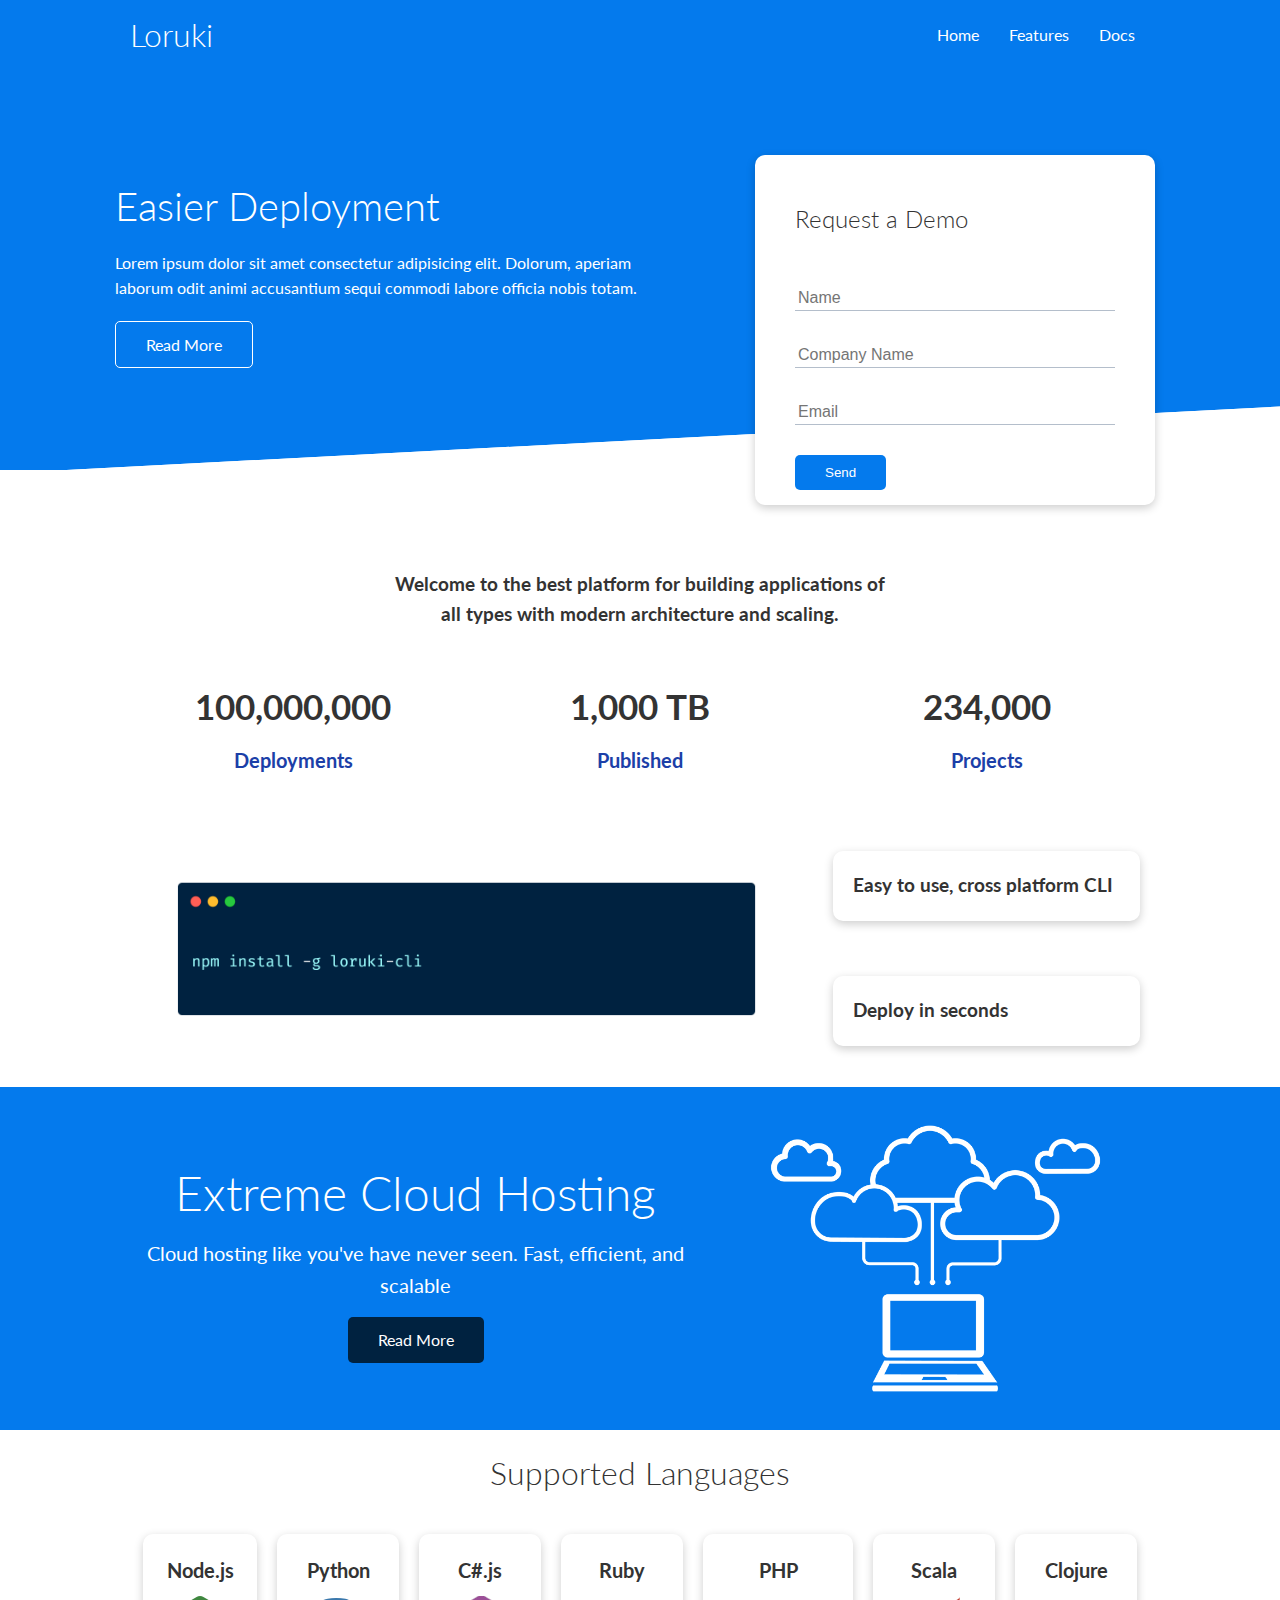
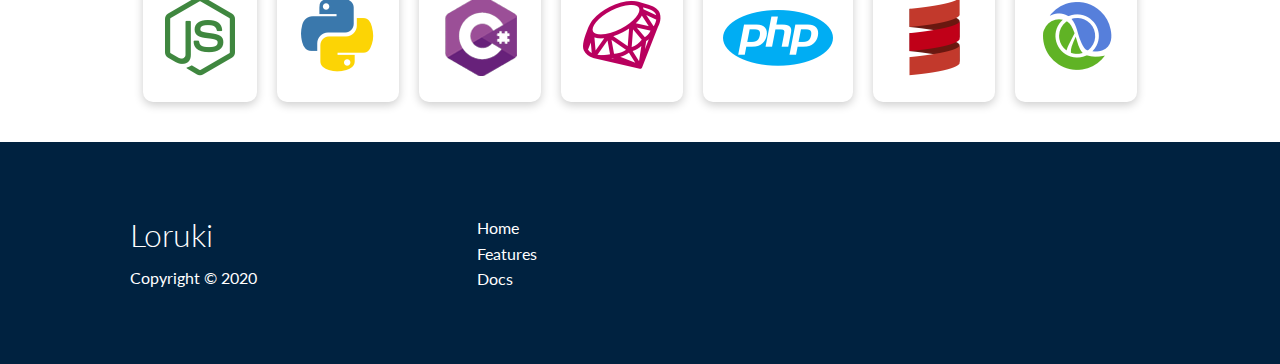
<file: index.html>
<!DOCTYPE html>
<html lang="en">

<head>
  <meta charset="UTF-8">
  <meta name="viewport" content="width=device-width, initial-scale=1.0">
  <link rel="stylesheet" href="https://cdnjs.cloudflare.com/ajax/libs/font-awesome/5.15.1/css/all.min.css"
    integrity="sha512-+4zCK9k+qNFUR5X+cKL9EIR+ZOhtIloNl9GIKS57V1MyNsYpYcUrUeQc9vNfzsWfV28IaLL3i96P9sdNyeRssA=="
    crossorigin="anonymous" />
  <link rel="stylesheet" href="css/utilities.css">
  <link rel="stylesheet" href="css/style.css">
  <title>Loruki | Cloud Hosting For Everyone</title>
</head>

<body>
  <!--* Navbar *-->
  <div class="navbar">
    <div class="container flex">
      <h1 class="logo">Loruki</h1>
      <nav>
        <ul>
          <li><a href="index.html">Home</a></li>
          <li><a href="features.html">Features</a></li>
          <li><a href="docs.html">Docs</a></li>

        </ul>
      </nav>
    </div>
  </div>

  <!-- * Showcase -->
  <section class="showcase">
    <div class="container grid">
      <div class="showcase-text">
        <h1>Easier Deployment</h1>
        <p>Lorem ipsum dolor sit amet consectetur adipisicing elit. Dolorum, aperiam laborum odit animi accusantium
          sequi commodi labore officia nobis totam.</p>
        <a href="features.html" class="btn btn-outline">Read More</a>
      </div>

      <div class="showcase-form card">
        <h2>Request a Demo</h2>
        <form name="contact" method="post" netlify-honeypot="bot-field" data-netlify="true">
          <input type="hidden" name="form-name" value="contact">
          <p class="hidden">
            <label>Don't fill this out if you're human: <input name="bot-field" /></label>
          </p>
          <div class="form-control">
            <input type="text" name='name' placeholder="Name" required>
          </div>
          <div class="form-control">
            <input type="text" name='company' placeholder="Company Name" required>
          </div>
          <div class="form-control">
            <input type="email" name='email' placeholder="Email" required>
          </div>
          <input type="submit" value="Send" class="btn btn-primary">
        </form>
      </div>
    </div>
  </section>

  <!-- **Stats** -->
  <section class="stats">
    <div class="container">
      <h3 class="stats-heading text-center my-1">
        Welcome to the best platform for building applications of all types with modern architecture and scaling.
      </h3>

      <div class="grid grid-3 text-center my-4">
        <div>
          <i class="fas fa-server fa-3x"></i>
          <h3>100,000,000</h3>
          <p class="text-secondary">Deployments</p>
        </div>
        <div>
          <i class="fas fa-upload fa-3x"></i>
          <h3>1,000 TB</h3>
          <p class="text-secondary">Published</p>
        </div>
        <div>
          <i class="fas fa-project-diagram fa-3x"></i>
          <h3>234,000 </h3>
          <p class="text-secondary">Projects</p>
        </div>
      </div>
    </div>
  </section>

  <!-- *Cli* -->
  <section class="cli">
    <div class="container grid">
      <img src="images/cli.png" alt="">
      <div class="card">
        <h3>Easy to use, cross platform CLI</h3>
      </div>
      <div class="card">
        <h3>Deploy in seconds</h3>
      </div>
    </div>
  </section>

  <!-- *Cloud* -->
  <section class="cloud bg-primary my-2 py-2">
    <div class="container grid">
      <div class="text-center">
        <h2 class="lg">Extreme Cloud Hosting</h2>
        <p class="lead my-1">Cloud hosting like you've have never seen. Fast, efficient, and scalable</p>
        <a href="features.html#" class="btn btn-dark">Read More</a>
      </div>
      <img src="images/cloud.png" alt="">
    </div>
  </section>

  <!-- *Languages* -->
  <section class="languages">
    <h2 class="md text-center my-2">
      Supported Languages
    </h2>
    <div class="container flex">
      <div class="card">
        <h4>Node.js</h4>
        <img src="images/logos/node.png" alt="">
      </div>
      <div class="card">
        <h4>Python</h4>
        <img src="images/logos/python.png" alt="">
      </div>
      <div class="card">
        <h4>C#.js</h4>
        <img src="images/logos/csharp.png" alt="">
      </div>
      <div class="card">
        <h4>Ruby</h4>
        <img src="images/logos/ruby.png" alt="">
      </div>
      <div class="card">
        <h4>PHP</h4>
        <img src="images/logos/php.png" alt="">
      </div>
      <div class="card">
        <h4>Scala</h4>
        <img src="images/logos/scala.png" alt="">
      </div>
      <div class="card">
        <h4>Clojure</h4>
        <img src="images/logos/clojure.png" alt="">
      </div>
    </div>
  </section>

  <!-- *Footer* -->
  <footer class="footer bg-dark py-5">
    <div class="container grid grid-3">
      <div>
        <h1>Loruki</h1>
        <p>Copyright © 2020</p>
      </div>
      <nav>
        <ul>
          <li><a href="index.html">Home</a></li>
          <li><a href="features.html">Features</a></li>
          <li><a href="docs.html">Docs</a></li>
        </ul>
      </nav>
      <div class="social">
        <a href="#"><i class="fab fa-github fa-2x"></i></a>
        <a href="#"><i class="fab fa-twitter fa-2x"></i></a>
        <a href="#"><i class="fab fa-instagram fa-2x"></i></a>
      </div>
    </div>
  </footer>
</body>

</html>
</file>
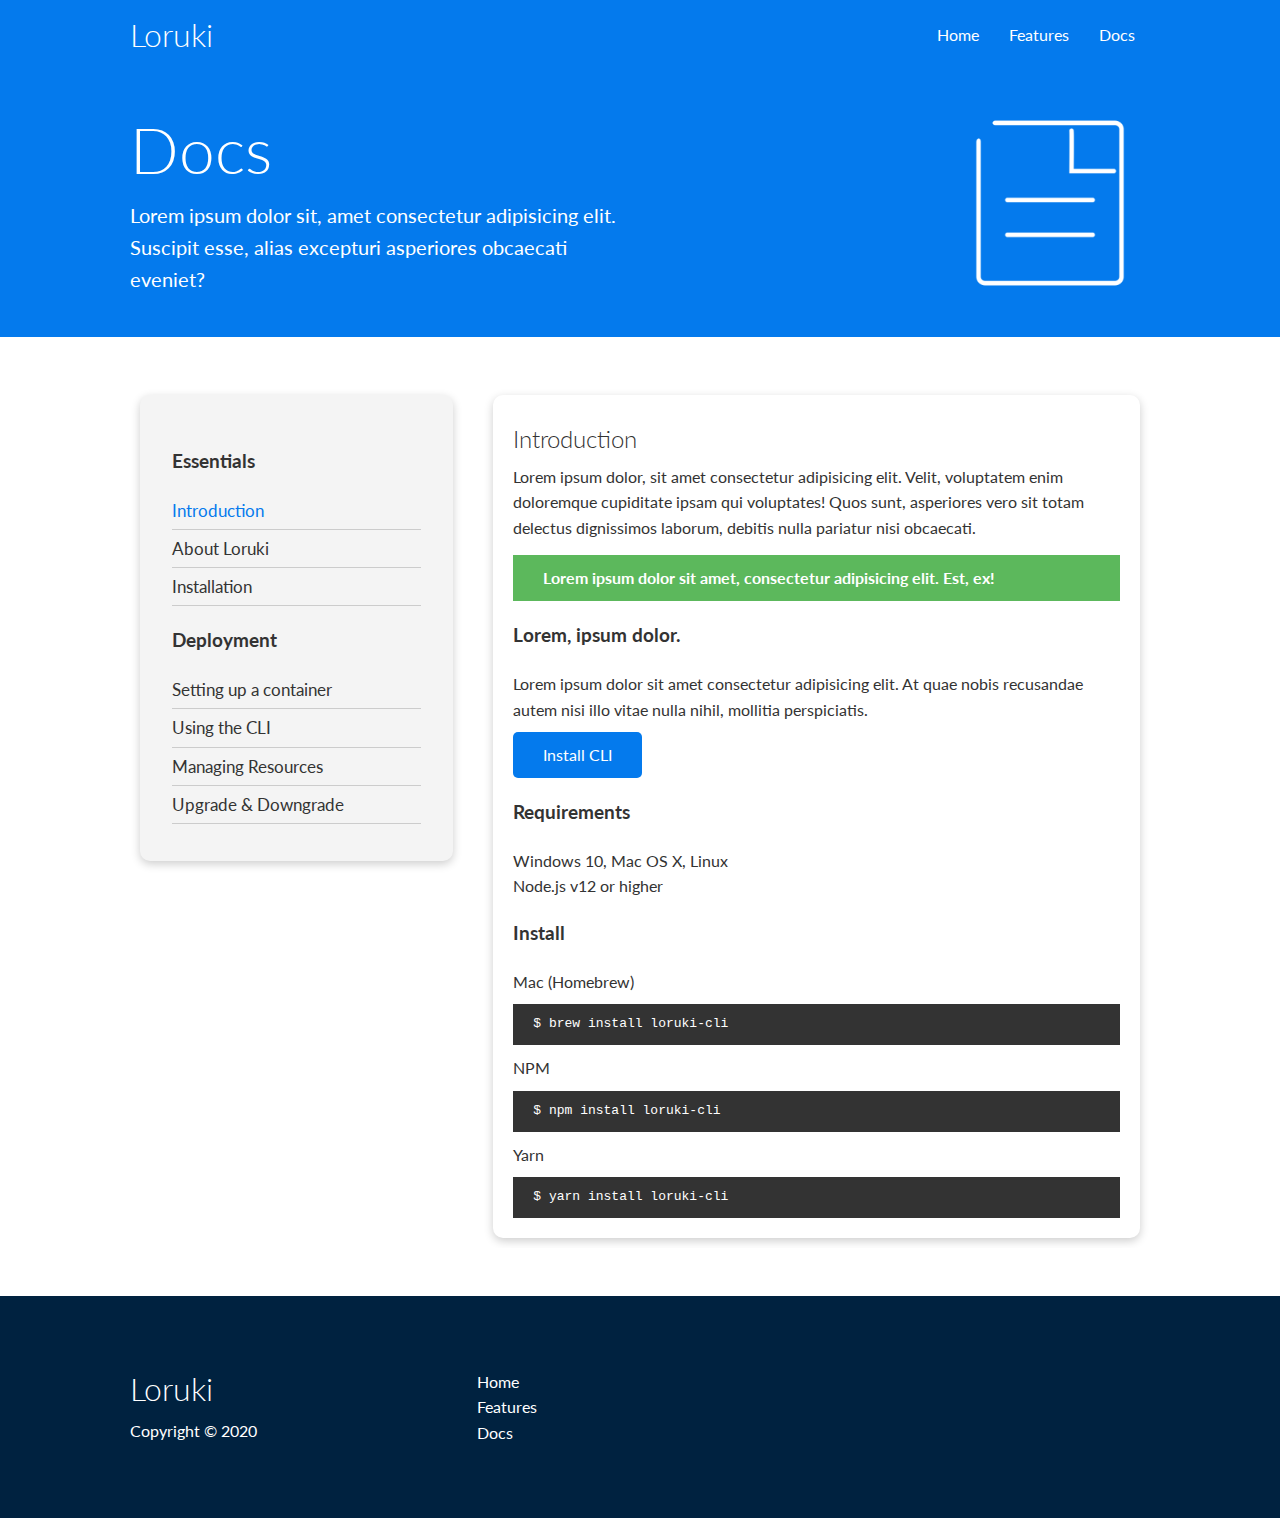
<file: docs.html>
<!DOCTYPE html>
<html lang="en">

<head>
  <meta charset="UTF-8">
  <meta name="viewport" content="width=device-width, initial-scale=1.0">
  <link rel="stylesheet" href="https://cdnjs.cloudflare.com/ajax/libs/font-awesome/5.15.1/css/all.min.css"
    integrity="sha512-+4zCK9k+qNFUR5X+cKL9EIR+ZOhtIloNl9GIKS57V1MyNsYpYcUrUeQc9vNfzsWfV28IaLL3i96P9sdNyeRssA=="
    crossorigin="anonymous" />
  <link rel="stylesheet" href="css/utilities.css">
  <link rel="stylesheet" href="css/style.css">
  <title>Loruki | Cloud Hosting For Everyone</title>
</head>

<body>
  <!--* Navbar *-->
  <div class="navbar">
    <div class="container flex">
      <h1 class="logo">Loruki</h1>
      <nav>
        <ul>
          <li><a href="index.html">Home</a></li>
          <li><a href="features.html">Features</a></li>
          <li><a href="docs.html">Docs</a></li>

        </ul>
      </nav>
    </div>
  </div>

  <!-- *Head* -->
  <section class="docs-head bg-primary py-3">
    <div class="container grid">
      <div>
        <h1 class="xl">Docs</h1>
        <p class="lead">Lorem ipsum dolor sit, amet consectetur adipisicing elit. Suscipit esse, alias excepturi
          asperiores obcaecati eveniet?</p>
      </div>
      <img src="images/docs.png" alt="">
    </div>
  </section>

  <!-- *Docs main* -->
  <section class="docs-main my-4">
    <div class="container grid">
      <div class="card bg-light p-3">
        <h3 class="my-2">Essentials</h3>
        <nav>
          <ul>
            <li><a class="text-primary" href="#">Introduction</a></li>
            <li><a href="#">About Loruki</a></li>
            <li><a href="#">Installation</a></li>
          </ul>
        </nav>

        <h3 class="my-2">Deployment</h3>
        <nav>
          <ul>
            <li><a href="#">Setting up a container</a></li>
            <li><a href="#">Using the CLI</a></li>
            <li><a href="#">Managing Resources</a></li>
            <li><a href="#">Upgrade & Downgrade</a></li>
          </ul>
        </nav>
      </div>

      <div class="card">
        <h2>Introduction</h2>
        <p>Lorem ipsum dolor, sit amet consectetur adipisicing elit. Velit, voluptatem enim doloremque cupiditate ipsam
          qui voluptates! Quos sunt, asperiores vero sit totam delectus dignissimos laborum, debitis nulla pariatur nisi
          obcaecati.</p>
        <div class="alert alert-success">
          <i class="fas fa-info"></i> Lorem ipsum dolor sit amet, consectetur adipisicing elit. Est, ex!
        </div>

        <h3>Lorem, ipsum dolor.</h3>
        <p>Lorem ipsum dolor sit amet consectetur adipisicing elit. At quae nobis recusandae autem nisi illo vitae nulla
          nihil, mollitia perspiciatis.</p>
        <a href="" class="btn btn-primary">Install CLI</a>

        <h3>Requirements</h3>
        <ul>
          <li>Windows 10, Mac OS X, Linux</li>
          <li>Node.js v12 or higher</li>
        </ul>

        <h3>Install</h3>
        <p>Mac (Homebrew)</p>
        <pre><code>$ brew install loruki-cli</code></pre>
        <p>NPM</p>
        <pre><code>$ npm install loruki-cli</code></pre>
        <p>Yarn</p>
        <pre><code>$ yarn install loruki-cli</code></pre>

      </div>
    </div>
  </section>



  <!-- *Footer* -->
  <footer class="footer bg-dark py-5">
    <div class="container grid grid-3">
      <div>
        <h1>Loruki</h1>
        <p>Copyright © 2020</p>
      </div>
      <nav>
        <ul>
          <li><a href="index.html">Home</a></li>
          <li><a href="features.html">Features</a></li>
          <li><a href="docs.html">Docs</a></li>
        </ul>
      </nav>
      <div class="social">
        <a href="#"><i class="fab fa-github fa-2x"></i></a>
        <a href="#"><i class="fab fa-twitter fa-2x"></i></a>
        <a href="#"><i class="fab fa-instagram fa-2x"></i></a>
      </div>
    </div>
  </footer>
</body>

</html>
</file>
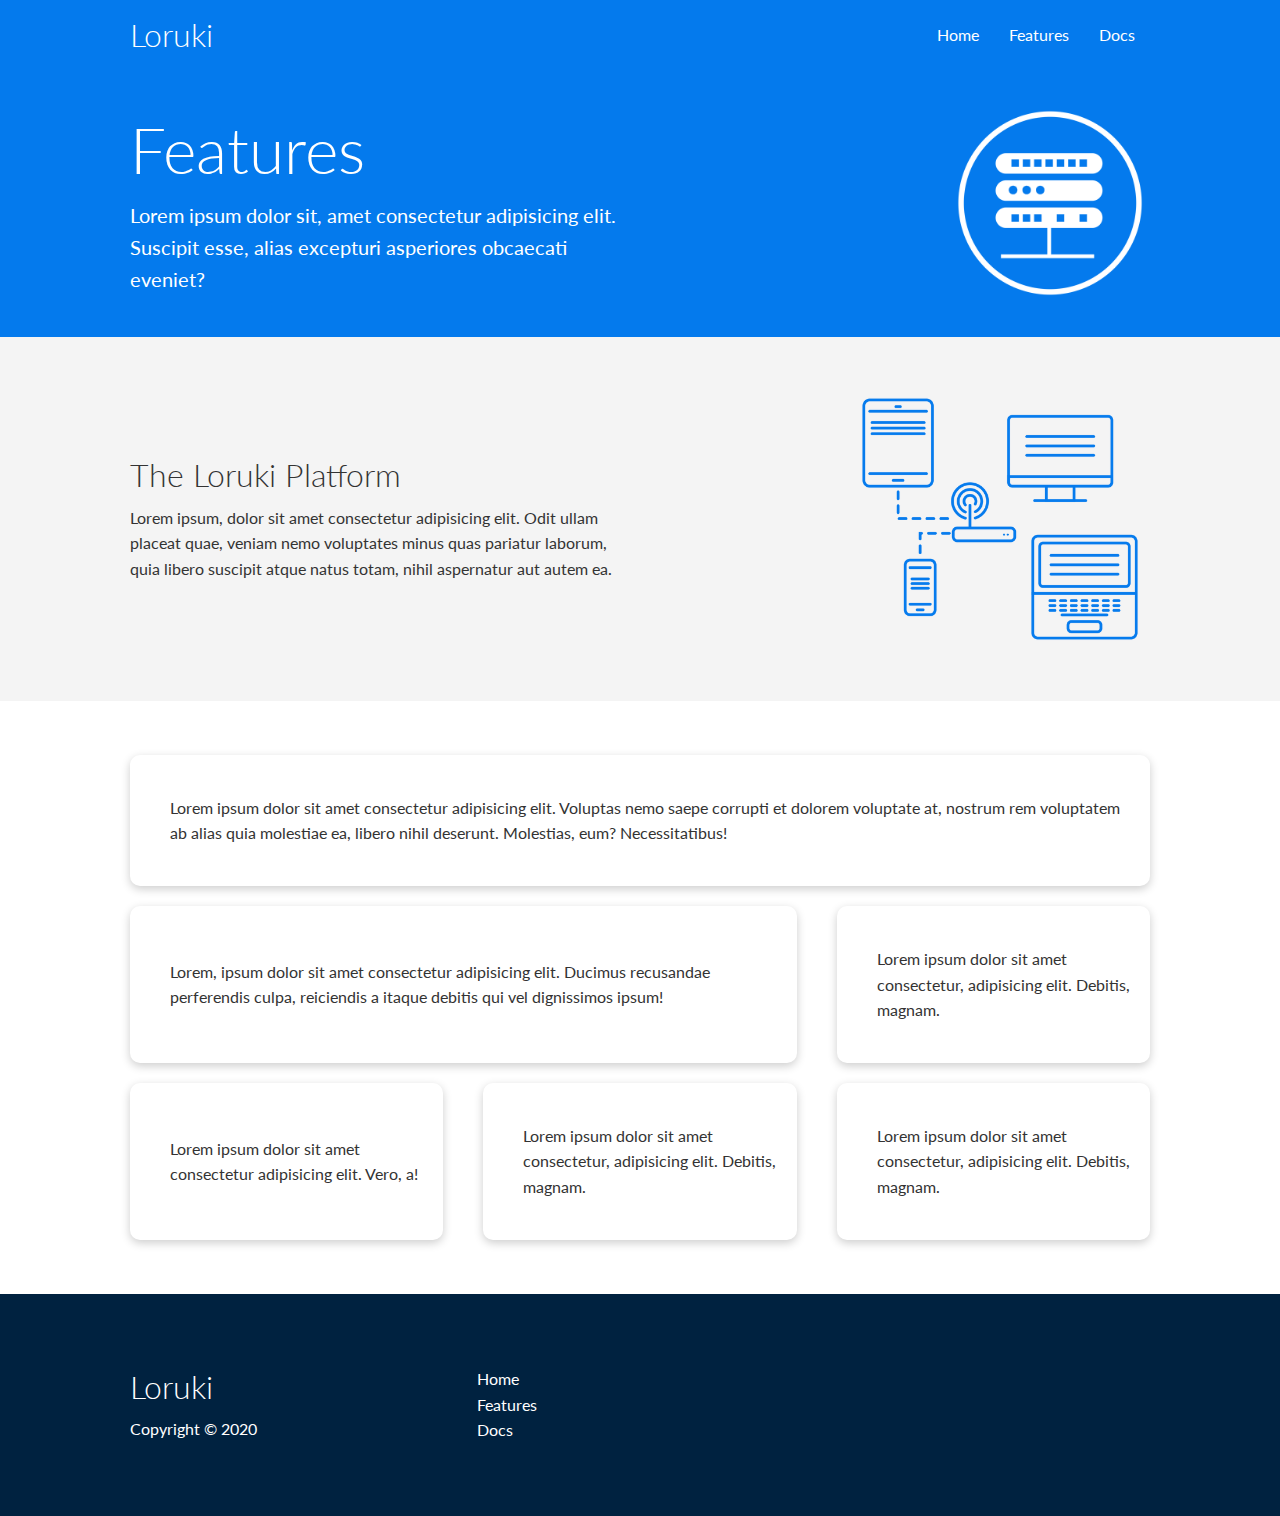
<file: features.html>
<!DOCTYPE html>
<html lang="en">

<head>
  <meta charset="UTF-8">
  <meta name="viewport" content="width=device-width, initial-scale=1.0">
  <link rel="stylesheet" href="https://cdnjs.cloudflare.com/ajax/libs/font-awesome/5.15.1/css/all.min.css"
    integrity="sha512-+4zCK9k+qNFUR5X+cKL9EIR+ZOhtIloNl9GIKS57V1MyNsYpYcUrUeQc9vNfzsWfV28IaLL3i96P9sdNyeRssA=="
    crossorigin="anonymous" />
  <link rel="stylesheet" href="css/utilities.css">
  <link rel="stylesheet" href="css/style.css">
  <title>Loruki | Cloud Hosting For Everyone</title>
</head>

<body>
  <!--* Navbar *-->
  <div class="navbar">
    <div class="container flex">
      <h1 class="logo">Loruki</h1>
      <nav>
        <ul>
          <li><a href="index.html">Home</a></li>
          <li><a href="features.html">Features</a></li>
          <li><a href="docs.html">Docs</a></li>

        </ul>
      </nav>
    </div>
  </div>

  <!-- *Head* -->
  <section class="features-head bg-primary py-3">
    <div class="container grid">
      <div>
        <h1 class="xl">Features</h1>
        <p class="lead">Lorem ipsum dolor sit, amet consectetur adipisicing elit. Suscipit esse, alias excepturi
          asperiores obcaecati eveniet?</p>
      </div>
      <img src="images/server.png" alt="">
    </div>
  </section>

  <!-- *Sub Head* -->
  <section class="features-sub-head bg-light py-3">
    <div class="container grid">
      <div>
        <h1 class="md">The Loruki Platform</h1>
        <p>Lorem ipsum, dolor sit amet consectetur adipisicing elit. Odit ullam placeat quae, veniam nemo voluptates
          minus quas pariatur laborum, quia libero suscipit atque natus totam, nihil aspernatur aut autem ea.</p>
      </div>
      <img src="images/server2.png" alt="">
    </div>
  </section>

  <section class="features-main my-2">
    <div class="container grid grid-3">
      <div class="card flex">
        <i class="fas fa-server fa-3x"></i>
        <p>Lorem ipsum dolor sit amet consectetur adipisicing elit. Voluptas nemo saepe corrupti et dolorem voluptate
          at, nostrum rem voluptatem ab alias quia molestiae ea, libero nihil deserunt. Molestias, eum? Necessitatibus!
        </p>
      </div>
      <div class="card flex">
        <i class="fas fa-network-wired fa-3x"></i>
        <p>
          Lorem, ipsum dolor sit amet consectetur adipisicing elit. Ducimus
          recusandae perferendis culpa, reiciendis a itaque debitis qui vel
          dignissimos ipsum!
        </p>
      </div>
      <div class="card flex">
        <i class="fas fa-laptop-code fa-3x"></i>
        <p>
          Lorem ipsum dolor sit amet consectetur, adipisicing elit. Debitis,
          magnam.
        </p>
      </div>
      <div class="card flex">
        <i class="fas fa-database fa-3x"></i>
        <p>
          Lorem ipsum dolor sit amet consectetur adipisicing elit. Vero, a!
        </p>
      </div>
      <div class="card flex">
        <i class="fas fa-power-off fa-3x"></i>
        <p>
          Lorem ipsum dolor sit amet consectetur, adipisicing elit. Debitis,
          magnam.
        </p>
      </div>
      <div class="card flex">
        <i class="fas fa-upload fa-3x"></i>
        <p>
          Lorem ipsum dolor sit amet consectetur, adipisicing elit. Debitis,
          magnam.
        </p>
      </div>
    </div>
  </section>

  <!-- *Footer* -->
  <footer class="footer bg-dark py-5">
    <div class="container grid grid-3">
      <div>
        <h1>Loruki</h1>
        <p>Copyright © 2020</p>
      </div>
      <nav>
        <ul>
          <li><a href="index.html">Home</a></li>
          <li><a href="features.html">Features</a></li>
          <li><a href="docs.html">Docs</a></li>
        </ul>
      </nav>
      <div class="social">
        <a href="#"><i class="fab fa-github fa-2x"></i></a>
        <a href="#"><i class="fab fa-twitter fa-2x"></i></a>
        <a href="#"><i class="fab fa-instagram fa-2x"></i></a>
      </div>
    </div>
  </footer>
</body>

</html>
</file>
<file: css/utilities.css>
.container {
  max-width: 1100px;
  margin: 0 auto;
  overflow: auto;
  padding: 0 40px;
}

.card {
  background-color: var(--white);
  color: #333;
  border-radius: 10px;
  box-shadow: 0 3px 10px rgba(0, 0, 0, 0.2);
  padding: 20px;
  margin: 10px;
}

.btn {
  display: inline-block;
  padding: 10px 30px;
  cursor: pointer;
  background: var(--primary-color);
  color: var(--white);
  border: none;
  border-radius: 5px;
}

.btn-outline {
  background-color: transparent;
  border: 1px var(--white) solid;
}

.btn:hover {
  transform: scale(0.98);
}

/* *Background and Colored Buttons* */
.bg-primary,
.btn-primary {
  background: var(--primary-color);
  color: var(--white);
}

.bg-secondary,
.btn-secondary {
  background: var(--secondary-color);
  color: var(--white);
}

.bg-dark,
.btn-dark {
  background: var(--dark-color);
  color: var(--white);
}

.bg-light,
.btn-light {
  background: var(--light-color);
  color: #333;
}

.bg-primary a,
.btn-primary a,
.bg-secondary a,
.btn-secondary a,
.bg-dark a,
.btn-dark a {
  color: var(--white);
}

/* *Text Color* */
.text-primary {
  color: var(--primary-color);
}

.text-secondary {
  color: var(--secondary-color);
}

.text-dark {
  text-dark var(--dark-color);
}

.text-light {
  color: var(--light-color);
}

/* *Text sizes* */
.lead {
  font-size: 20px;
}

.sm {
  font-size: 1rem;
}

.md {
  font-size: 2rem;
}

.lg {
  font-size: 3rem;
}

.xl {
  font-size: 4rem;
}

.text-center {
  text-align: center;
}

/* *Alert* */
.alert {
  background-color: var(--light-color);
  padding: 10px 20px;
  font-weight: bold;
  margin: 15px 0;
}

.alert i {
  margin-right: 10px;
}

.alert-success {
  background-color: var(--success-color);
  color: var(--white);
}

.alert-error {
  background-color: var(--error-color);
  color: var(--white);
}

.flex {
  display: flex;
  justify-content: center;
  align-items: center;
  height: 100%;
}

.grid {
  display: grid;
  grid-template-columns: repeat(2, 1fr);
  gap: 20px;
  justify-content: center;
  align-items: center;
  height: 100%;
}

.grid-3 {
  grid-template-columns: repeat(3, 1fr);
}

/* *Margin* */
.my-1 {
  margin: 1rem 0;
}

.my-2 {
  margin: 1.5rem 0;
}

.my-3 {
  margin: 2rem 0;
}

.my-4 {
  margin: 3rem 0;
}

.my-5 {
  margin: 4rem 0;
}

.m-1 {
  margin: 1rem;
}

.m-2 {
  margin: 1.5rem;
}

.m-3 {
  margin: 2rem;
}

.m-4 {
  margin: 3rem;
}

.m-5 {
  margin: 4rem;
}

/* *Margin* */
.py-1 {
  padding: 1rem 0;
}

.py-2 {
  padding: 1.5rem 0;
}

.py-3 {
  padding: 2rem 0;
}

.py-4 {
  padding: 3rem 0;
}

.py-5 {
  padding: 4rem 0;
}

.p-1 {
  padding: 1rem;
}

.p-2 {
  padding: 1.5rem;
}

.p-3 {
  padding: 2rem;
}

.p-4 {
  padding: 3rem;
}

.p-5 {
  padding: 4rem;
}
</file>
<file: css/style.css>
@import url('https://fonts.googleapis.com/css2?family=Lato:wght@300&display=swap');

:root {
  --primary-color: #047aed;
  --secondary-color: #1c3fa8;
  --dark-color: #002240;
  --light-color: #f4f4f4;
  --white: #fff;
  --success-color: #5cb85c;
  --error-color: #d9534f;
}


* {
  box-sizing: border-box;
  padding: 0;
  margin: 0;
}

body {
  font-family: "Lato", sans-serif;
  color: #333;
  line-height: 1.6;
}

ul {
  list-style-type: none;
}

a {
  text-decoration: none;
  color: #333;
}

h1,
h2 {
  font-weight: 300;
  line-height: 1.2;
  margin: 10px 0;
}

p {
  margin: 10px 0;
}

img {
  width: 100%;
}

code,
pre {
  background-color: #333;
  color: var(--white);
  padding: 10px;
}

.hidden {
  visibility: hidden;
  height: 0;
}

/** Navbar **/
.navbar {
  background-color: var(--primary-color);
  color: var(--white);
  height: 70px;
}

.navbar ul {
  display: flex;
}

.navbar a {
  color: var(--white);
  padding: 10px;
  margin: 0 5px;
}

.navbar a:hover {
  border-bottom: 2px var(--white) solid;
}

.navbar .flex {
  justify-content: space-between;
}

/** Showcase **/
.showcase {
  height: 400px;
  background-color: var(--primary-color);
  color: var(--white);
  position: relative;
}

.showcase h1 {
  font-size: 40px;
}

.showcase p {
  margin: 20px 0;
}

.showcase .grid {
  overflow: visible;
  grid-template-columns: 55% 45%;
  gap: 30px;
}

.showcase-text {
  animation: slidInFromLeft 1s ease-in;
}

.showcase-form {
  position: relative;
  top: 60px;
  height: 350px;
  width: 400px;
  padding: 40px;
  z-index: 100;
  justify-self: flex-end;
  animation: slidInFromRight 1s ease-in;
}

.showcase-form .form-control {
  margin: 30px 0;
}

.showcase-form input[type=text],
.showcase-form input[type=email] {
  border: 0;
  border-bottom: 1px solid #b4becb;
  width: 100%;
  padding: 3px;
  font-size: 16px;
}

.showcase-form input:focus {
  outline: none;
}

.showcase::before,
.showcase::after {
  content: '';
  position: absolute;
  height: 100px;
  bottom: -70px;
  right: 0;
  left: 0;
  background: #fff;
  transform: skewY(-3deg);
  -webkit-transform: skewY(-3deg);
  -moz-transform: skewY(-3deg);
  -ms-transform: skewY(-3deg);
}

/* *Stats* */
.stats {
  padding-top: 100px;
  animation: slidInFromBottom 1s ease-in;
}

.stats-heading {
  max-width: 500px;
  margin: auto;
}

.stats .grid h3 {
  font-size: 35px;
}

.stats .grid p {
  font-size: 20px;
  font-weight: bold;
}

/* *Cli* */
.cli .grid {
  grid-template-columns: repeat(3, 1fr);
  grid-template-rows: repeat(2, 1fr);
}

.cli .grid>*:first-child {
  grid-column: 1 /span 2;
  grid-row: 1 / span 2;
}

/* *Cloud* */
.cloud .grid {
  grid-template-columns: 4fr 3fr;
}

/* *Languages* */
.languages .flex {
  flex-wrap: wrap;
}

.languages .card {
  text-align: center;
  margin: 18px 10px 40px;
  transition: transform 0.2s ease-in;
}

.languages .card h4 {
  font-size: 20px;
  margin-bottom: 10px;
}

.languages .card:hover {
  transform: translateY(-15px)
}

/* *Features* */
.features-head img {
  width: 200px;
  justify-self: flex-end;
}

.features-sub-head img {
  width: 300px;
  justify-self: flex-end;
}

.features-main .card>i {
  margin-right: 20px;
}

.features-main .grid {
  padding: 30px;
}

.features-main .grid>*:first-child {
  grid-column: 1/ span 3;
}

.features-main .grid>*:nth-child(2) {
  grid-column: 1/ span 2;
}

/* *Docs* */
.docs-head img {
  width: 200px;
  justify-self: flex-end;
}

.docs-main h3 {
  margin: 20px 0;
}

.docs-main .grid {
  grid-template-columns: 1fr 2fr;
  align-items: flex-start;
}

.docs-main nav li {
  font-size: 17px;
  padding-bottom: 5px;
  margin-bottom: 5px;
  border-bottom: 1px solid #ccc;
}

.docs-main a:hover {
  font-weight: bold;
}


/* *Footer* */
.footer .social a {
  margin: 0 10px;
}

/* *Animations* */
@keyframes slidInFromLeft {
  0% {
    transform: translateX(-100%);
  }

  100% {
    transform: translateX(0);
  }
}

@keyframes slidInFromRight {
  0% {
    transform: translateX(100%);
  }

  100% {
    transform: translateX(0);
  }
}

@keyframes slidInFromTop {
  0% {
    transform: translateY(-100%);
  }

  100% {
    transform: translateX(0);
  }
}

@keyframes slidInFromBottom {
  0% {
    transform: translateY(100%);
  }

  100% {
    transform: translateX(0);
  }
}

/* *Tablets and under* */
@media(max-width: 768px) {

  .grid,
  .showcase .grid,
  .stats .grid,
  .cli .grid,
  .cloud .grid,
  .features-main .grid,
  .docs-main .grid {
    grid-template-columns: 1fr;
    grid-template-rows: 1fr;
  }

  .showcase {
    height: auto;
  }

  .showcase-text {
    text-align: center;
    margin-top: 40px;
    animation: slidInFromTop 1s ease-in;
  }

  .showcase-form {
    justify-self: center;
    margin: auto;
    animation: slidInFromBottom 1s ease-in;
  }

  .cli .grid>*:first-child {
    grid-column: 1;
    grid-row: 1;
  }

  .features-head,
  .features-sub-head,
  .docs-head {
    text-align: center;
  }

  .features-head img,
  .features-sub-head img,
  .docs-head img {
    justify-self: center;
  }

  .features-main .grid>*:first-child,
  .features-main .grid>*:nth-child(2) {
    grid-column: 1;
  }
}

/* *Mobile* */
@media(max-width: 500px) {
  .navbar {
    height: 110px;
  }

  .navbar .flex {
    flex-direction: column;
  }

  .navbar ul {
    padding: 10px;
    background-color: rgba(0, 0, 0, 0.1);
  }
}
</file>
